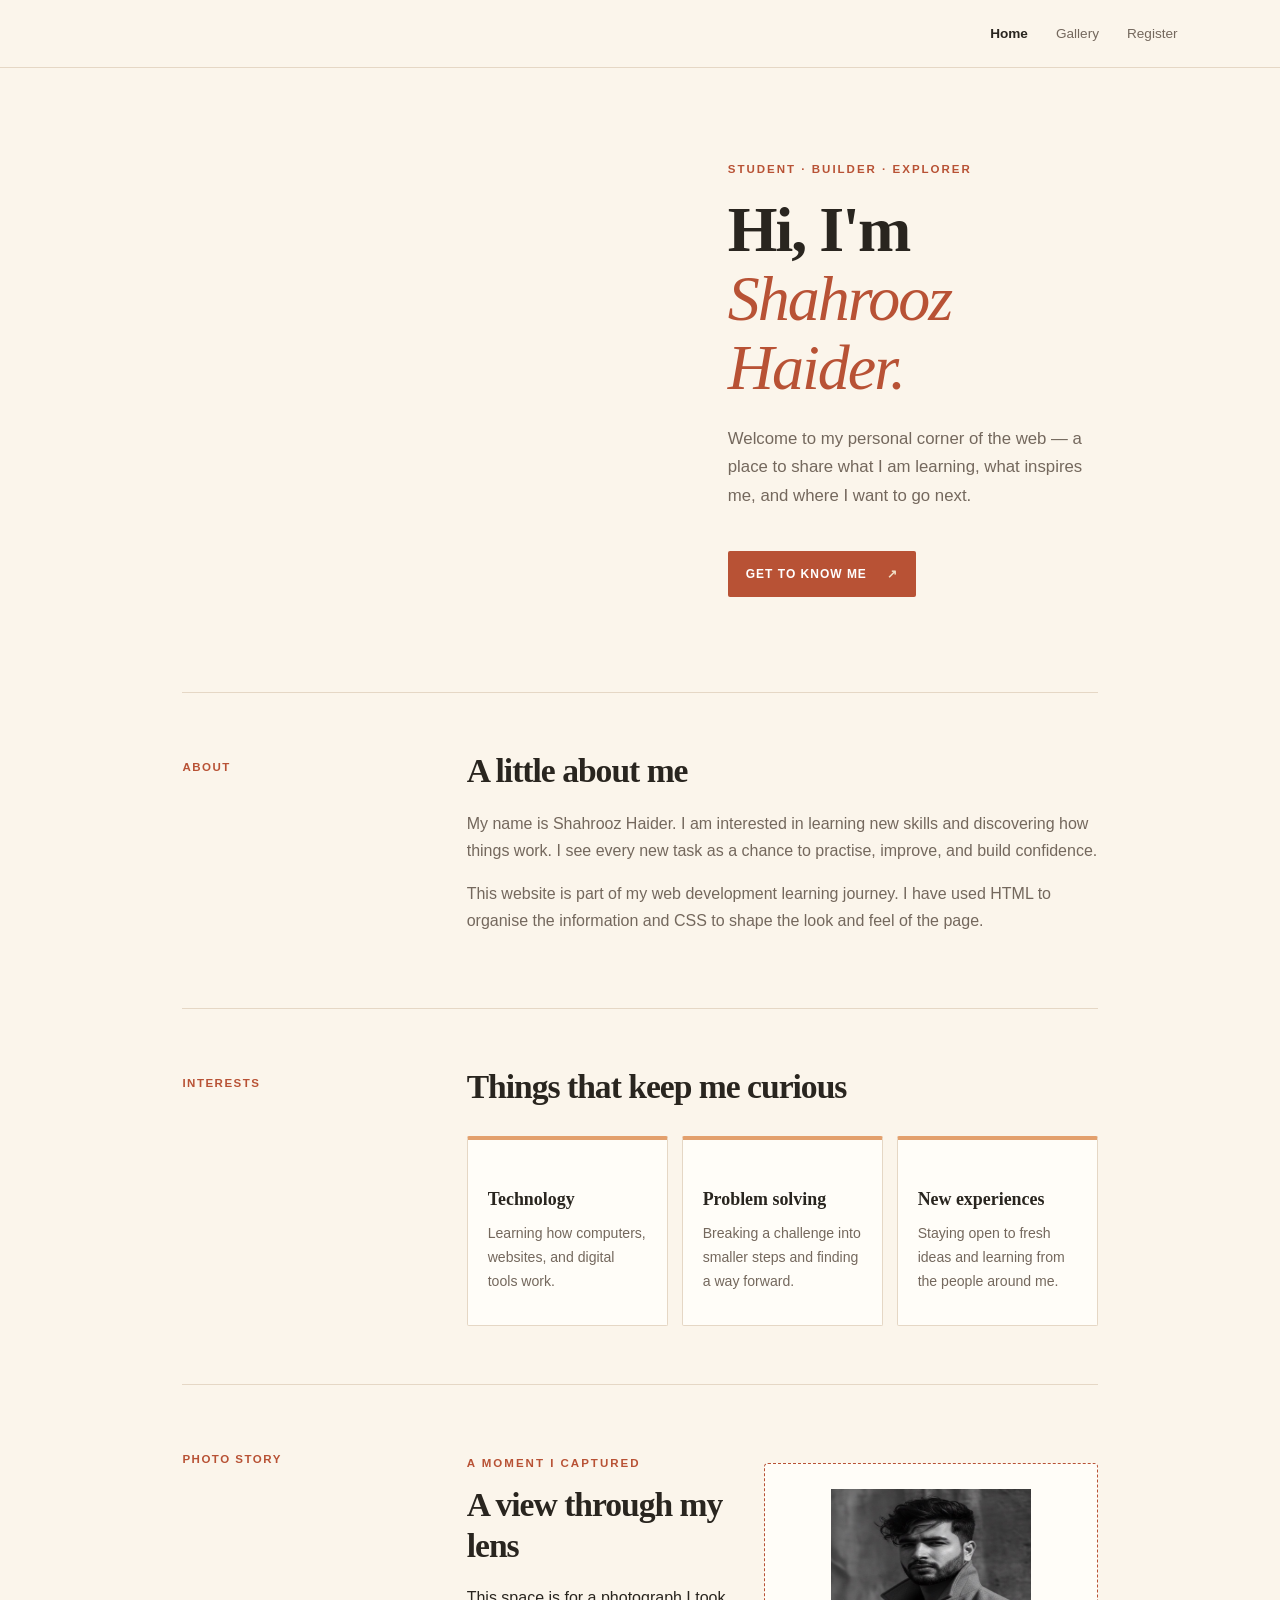
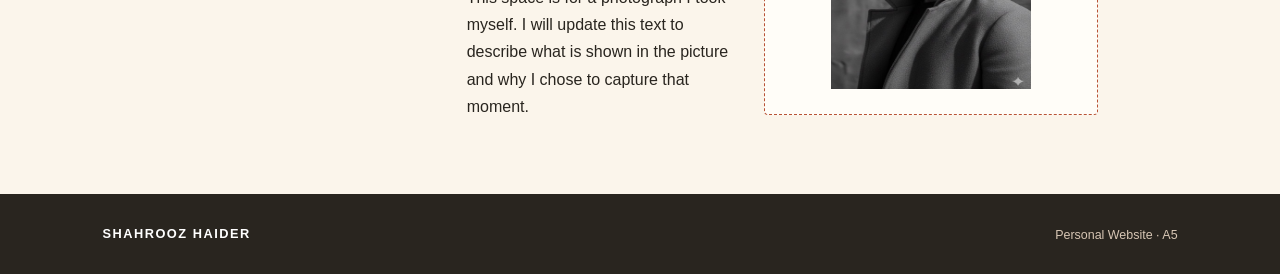
<file: index.html>
<!-- Created by Shahrooz Haider -->
<!-- Modified by Shahrooz Haider -->
<!DOCTYPE html>
<html lang="en">
<head>
  <meta charset="UTF-8">
  <meta name="viewport" content="width=device-width, initial-scale=1.0">
  <title>Shahrooz Haider | Personal Website</title>
  <link rel="stylesheet" href="style.css">
</head>
<body>
  <header class="site-header" id="top">
    <a class="logo" href="index.html" aria-label="Shahrooz Haider home"><span></span></a>
    <nav aria-label="Main navigation">
      <a href="index.html" aria-current="page">Home</a>
      <a href="gallery.html">Gallery</a>
      <a href="register.html">Register</a>
    </nav>
  </header>

  <main>
    <section class="hero">
      <div class="hero-content">
       
      </div>
      <div class="hero-content">
     <p class="kicker">STUDENT · BUILDER · EXPLORER</p>
        <h1>Hi, I'm<br><span>Shahrooz Haider.</span></h1>
        <p class="lead">Welcome to my personal corner of the web — a place to share what I am learning, what inspires me, and where I want to go next.</p>
        <a class="button-link" href="#about">GET TO KNOW ME <span aria-hidden="true">↗</span></a>
      </div>
    </section>

    <section class="section" id="about">
      <p class="section-index">ABOUT</p>
      <div class="section-body">
        <h2>A little about me</h2>
        <p>My name is Shahrooz Haider. I am interested in learning new skills and discovering how things work. I see every new task as a chance to practise, improve, and build confidence.</p>
        <p>This website is part of my web development learning journey. I have used HTML to organise the information and CSS to shape the look and feel of the page.</p>
      </div>
    </section>

    <section class="section" id="interests">
      <p class="section-index"> INTERESTS</p>
      <div class="section-body">
        <h2>Things that keep me curious</h2>
        <div class="cards">
          <article class="interest-card"><span class="card-number"></span><h3>Technology</h3><p>Learning how computers, websites, and digital tools work.</p></article>
          <article class="interest-card"><span class="card-number"></span><h3>Problem solving</h3><p>Breaking a challenge into smaller steps and finding a way forward.</p></article>
          <article class="interest-card"><span class="card-number"></span><h3>New experiences</h3><p>Staying open to fresh ideas and learning from the people around me.</p></article>
        </div>
      </div>
    </section>

    <section class="section photo-section" id="photo">
      <p class="section-index">PHOTO STORY</p>
      <div class="section-body photo-grid">
        <div>
          <p class="kicker">A MOMENT I CAPTURED</p>
          <h2>A view through my lens</h2>
          <p>This space is for a photograph I took myself. I will update this text to describe what is shown in the picture and why I chose to capture that moment.</p>
        </div>
        <div class="photo-placeholder">
          <img src="images/Shahrooz.jpeg" alt="SHAHROOZ" width="200" height="200">
        </div>
      
      </div>
    </section>
  </main>

  <footer>
  <strong>SHAHROOZ HAIDER</strong>  <p>Personal Website · A5</p>
  
  </footer>
</body>
</html>
</file>
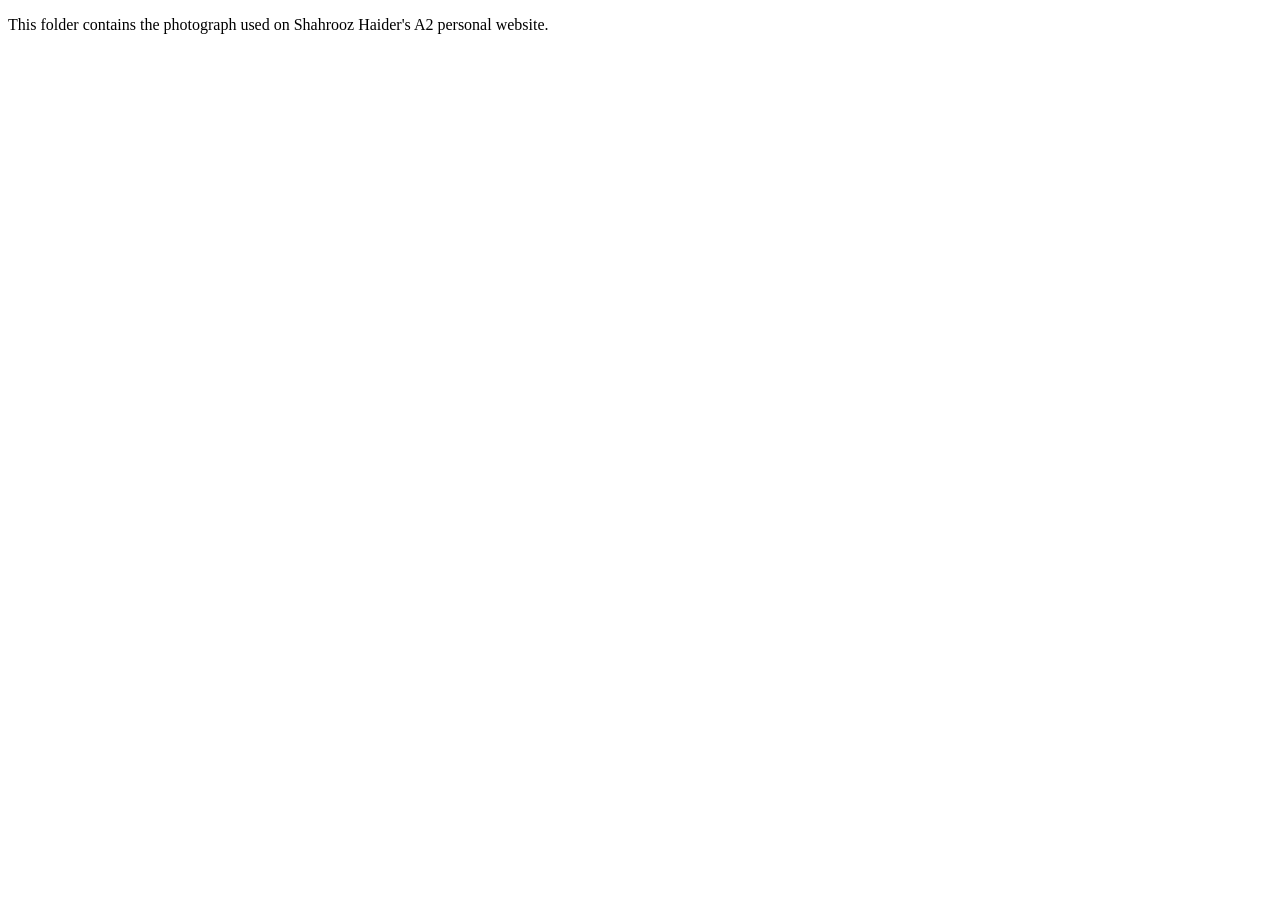
<file: images/index.html>
<!-- Created by Shahrooz Haider -->
<!DOCTYPE html>
<html lang="en">
<head>
  <meta charset="UTF-8">
  <meta name="viewport" content="width=device-width, initial-scale=1.0">
  <title>Images Folder</title>
</head>
<body>
  <p>This folder contains the photograph used on Shahrooz Haider's A2 personal website.</p>
</body>
</html>
</file>
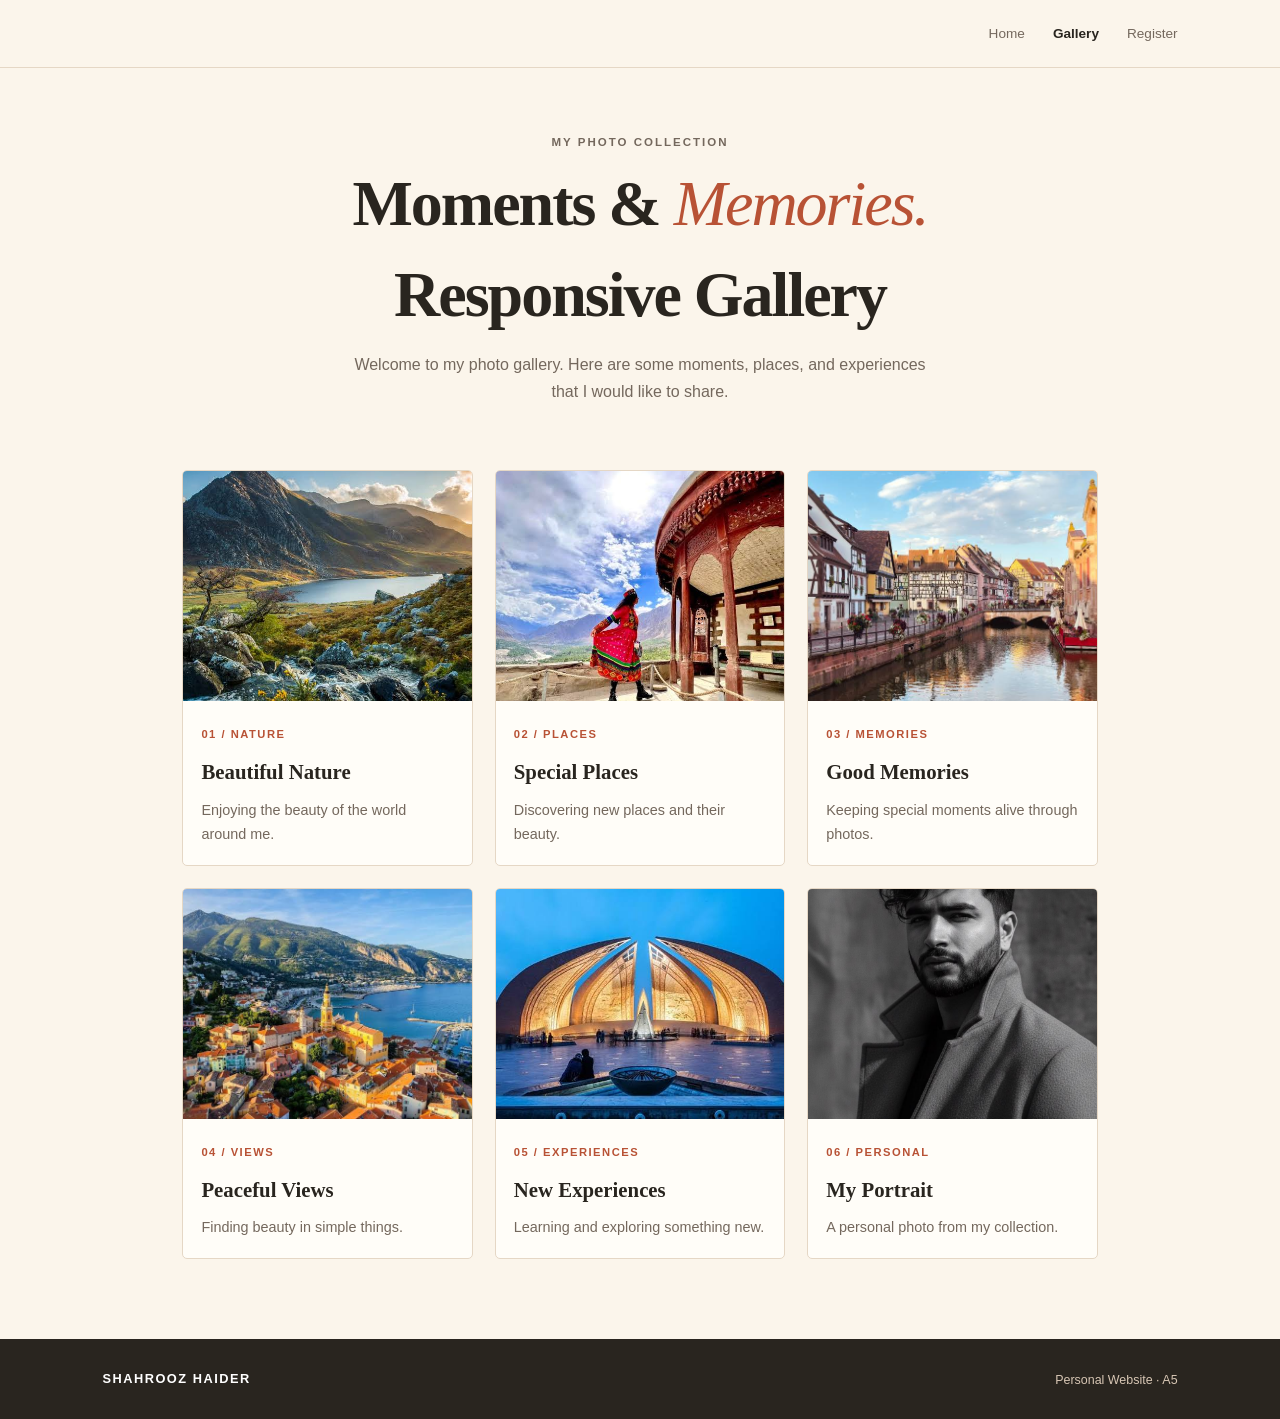
<file: gallery.html>
<!-- Created by Shahrooz Haider -->
<!-- Modified by Shahrooz Haider -->
<!DOCTYPE html>
<html lang="en">
<head>
  <meta charset="UTF-8">
  <meta name="viewport" content="width=device-width, initial-scale=1.0">

  <title>Shahrooz Haider | Photo Gallery</title>

  <link rel="stylesheet" href="style.css">

  <style>
    .gallery-hero {
      padding: 65px 0 40px;
      text-align: center;
    }

    .gallery-hero h1 {
      font-size: clamp(2.5rem, 5vw, 4rem);
    }

    .gallery-hero p {
      max-width: 600px;
      margin: 0 auto;
      color: var(--text-light);
    }

    .gallery-grid {
      display: grid;
      grid-template-columns: repeat(3, minmax(0, 1fr));
      gap: 22px;
      padding: 25px 0 80px;
    }

    .gallery-card {
      overflow: hidden;
      background: var(--card-color);
      border: 1px solid var(--border-color);
      border-radius: 5px;
      transition: transform 0.3s ease,
                  box-shadow 0.3s ease;
    }

    .gallery-card:hover {
      transform: translateY(-5px);
      box-shadow: 0 10px 25px rgba(41, 37, 31, 0.10);
    }

    .gallery-card img {
      display: block;
      width: 100%;
      height: 230px;
      object-fit: cover;
    }

    .gallery-info {
      padding: 18px;
    }

    .gallery-info span {
      color: var(--main-color);
      font-size: 0.7rem;
      font-weight: bold;
      letter-spacing: 1.5px;
    }

    .gallery-info h2 {
      margin: 8px 0;
      font-family: Georgia, serif;
      font-size: 1.3rem;
    }

    .gallery-info p {
      margin: 0;
      color: var(--text-light);
      font-size: 0.9rem;
    }

    @media (max-width: 760px) {
      .gallery-grid {
        grid-template-columns: repeat(2, minmax(0, 1fr));
        gap: 14px;
      }

      .gallery-card img {
        height: 180px;
      }
    }

    @media (max-width: 480px) {
      .gallery-grid {
        grid-template-columns: 1fr;
      }

      .gallery-card img {
        height: 240px;
      }
    }
  </style>
</head>

<body>

  <header class="site-header" id="top">
    <a class="logo" href="index.html"
       aria-label="Shahrooz Haider home">
      <span></span>
    </a>

    <nav aria-label="Main navigation">
      <a href="index.html">Home</a>
      <a href="gallery.html" aria-current="page">Gallery</a>
      <a href="register.html">Register</a>
    </nav>
  </header>

  <main>

    <section class="gallery-hero">
      <p class="kicker">MY PHOTO COLLECTION</p>

      <h1>Moments &amp; <span>Memories.</span></h1>
         <h1>Responsive Gallery </h1>

      <p>
        Welcome to my photo gallery. Here are some moments,
        places, and experiences that I would like to share.
      </p>
    </section>

    <section class="gallery-grid" aria-label="Photo gallery">

      <article class="gallery-card">
        <img src="images/1.jpg"
             alt="A beautiful outdoor scene">
        <div class="gallery-info">
          <span>01 / NATURE</span>
          <h2>Beautiful Nature</h2>
          <p>Enjoying the beauty of the world around me.</p>
        </div>
      </article>

      <article class="gallery-card">
        <img src="images/2.jpg"
             alt="A memorable place">
        <div class="gallery-info">
          <span>02 / PLACES</span>
          <h2>Special Places</h2>
          <p>Discovering new places and their beauty.</p>
        </div>
      </article>

      <article class="gallery-card">
        <img src="images/3.jpg"
             alt="A memorable day">
        <div class="gallery-info">
          <span>03 / MEMORIES</span>
          <h2>Good Memories</h2>
          <p>Keeping special moments alive through photos.</p>
        </div>
      </article>

      <article class="gallery-card">
        <img src="images/4.jpg"
             alt="A peaceful view">
        <div class="gallery-info">
          <span>04 / VIEWS</span>
          <h2>Peaceful Views</h2>
          <p>Finding beauty in simple things.</p>
        </div>
      </article>

      <article class="gallery-card">
        <img src="images/5.jpg"
             alt="An interesting experience">
        <div class="gallery-info">
          <span>05 / EXPERIENCES</span>
          <h2>New Experiences</h2>
          <p>Learning and exploring something new.</p>
        </div>
      </article>

      <article class="gallery-card">
        <img src="images/Shahrooz.jpeg"
             alt="Shahrooz Haider">
        <div class="gallery-info">
          <span>06 / PERSONAL</span>
          <h2>My Portrait</h2>
          <p>A personal photo from my collection.</p>
        </div>
      </article>

    </section>

  </main>

  <footer>
    <strong>SHAHROOZ HAIDER</strong>
    <p>Personal Website · A5</p>
  </footer>

</body>
</html>
</file>
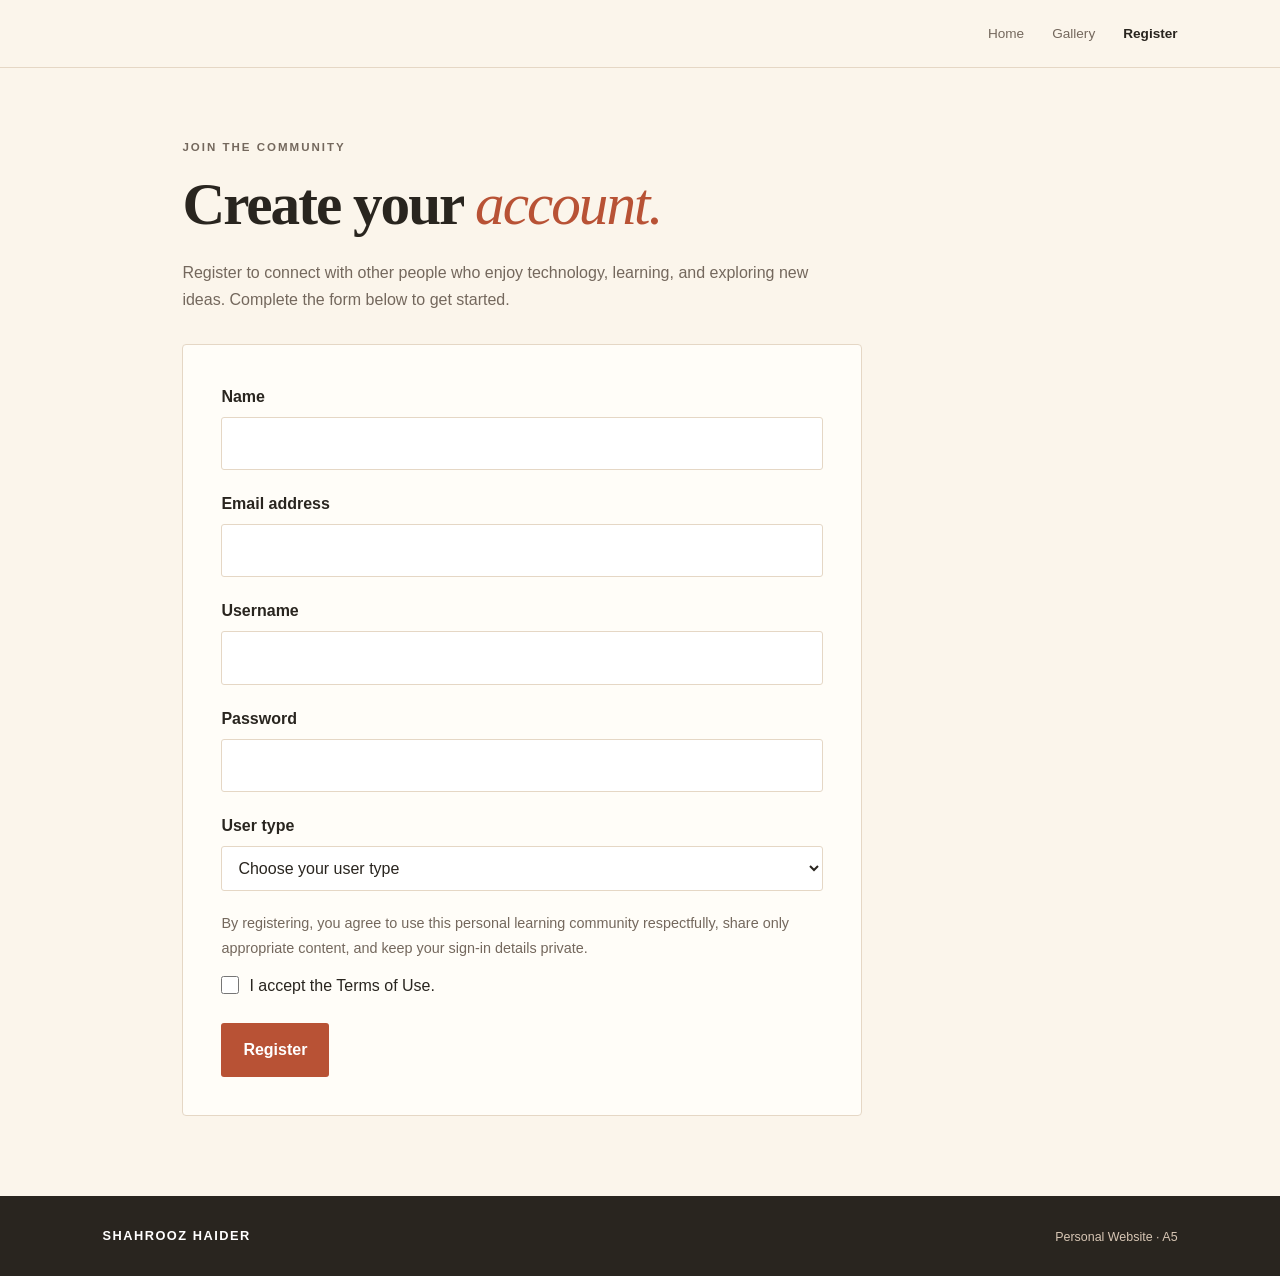
<file: register.html>
<!-- Created by Shahrooz Haider -->
<!-- Modified by Shahrooz Haider -->
<!DOCTYPE html>
<html lang="en">
<head>
  <meta charset="UTF-8">
  <meta name="viewport" content="width=device-width, initial-scale=1.0">
  <title>Register | Shahrooz Haider</title>
  <link rel="stylesheet" href="style.css">
</head>
<body>
  <header class="site-header" id="top">
    <a class="logo" href="index.html" aria-label="Shahrooz Haider home"><span></span></a>
    <nav aria-label="Main navigation">
      <a href="index.html">Home</a>
      <a href="gallery.html">Gallery</a>
      <a href="register.html" aria-current="page">Register</a>
    </nav>
  </header>

  <main class="register-page">
    <section class="register-intro">
      <p class="kicker">JOIN THE COMMUNITY</p>
      <h1>Create your <span>account.</span></h1>
      <p>Register to connect with other people who enjoy technology, learning, and exploring new ideas. Complete the form below to get started.</p>
    </section>

    <form class="registration-form" action="https://httpbin.org/post" method="post">
      <div class="form-field">
        <label for="name">Name</label>
        <input id="name" name="name" type="text" autocomplete="name" required>
      </div>

      <div class="form-field">
        <label for="email">Email address</label>
        <input id="email" name="email" type="email" autocomplete="email" required>
      </div>

      <div class="form-field">
        <label for="username">Username</label>
        <input id="username" name="username" type="text" minlength="3" autocomplete="username" required>
      </div>

      <div class="form-field">
        <label for="password">Password</label>
        <input id="password" name="password" type="password" minlength="8" autocomplete="new-password" required>
      </div>

      <div class="form-field">
        <label for="user-type">User type</label>
        <select id="user-type" name="user_type" required>
          <option value="" selected disabled>Choose your user type</option>
          <option value="learner">Fellow learner</option>
          <option value="technology-enthusiast">Technology enthusiast</option>
          <option value="collaborator">Collaborator or mentor</option>
        </select>
      </div>

      <div class="terms-field">
        <p class="terms-copy">By registering, you agree to use this personal learning community respectfully, share only appropriate content, and keep your sign-in details private.</p>
        <label for="terms">
          <input id="terms" name="terms" type="checkbox" value="accepted" required>
          <span>I accept the Terms of Use.</span>
        </label>
      </div>

      <button class="register-button" type="submit">Register</button>
    </form>
  </main>

  <footer>
    <strong>SHAHROOZ HAIDER</strong>
    <p>Personal Website · A5</p>
  </footer>
</body>
</html>
</file>
<file: style.css>
:root {
  --text-color: #29251f;
  --text-light: #74685d;
  --main-color: #b85235;
  --light-orange: #e3a06d;
  --sand-color: #f1dfc6;
  --background-color: #fbf5eb;
  --card-color: #fffdf8;
  --border-color: #e5d7c5;
}

* {
  box-sizing: border-box;
}

html {
  scroll-behavior: smooth;
}

body {
  margin: 0;
  background-color: var(--background-color);
  color: var(--text-color);
  font-family: Arial, Helvetica, sans-serif;
  line-height: 1.7;
}

.site-header {
  display: flex;
  justify-content: space-between;
  align-items: center;
  padding: 22px 8%;
  background-color: var(--background-color);
  border-bottom: 1px solid var(--border-color);
}

.logo {
  color: var(--text-color);
  font-family: Georgia, serif;
  font-size: 1.7rem;
  font-weight: bold;
  letter-spacing: -1px;
  text-decoration: none;
}

.logo span {
  color: var(--main-color);
}

nav {
  display: flex;
  gap: 28px;
}

nav a {
  color: var(--text-light);
  font-size: 0.85rem;
  text-decoration: none;
}

nav a[aria-current="page"] {
  color: var(--text-color);
  font-weight: bold;
}

nav a:hover,
footer a:hover {
  color: var(--main-color);
}

main {
  max-width: 1120px;
  margin: 0 auto;
  padding: 0 8%;
}

.hero {
  display: grid;
  grid-template-columns: 1.15fr 0.85fr;
  gap: 45px;
  align-items: center;
  padding: 80px 0 95px;
}

.kicker {
  color: var(--main-color);
  font-size: 0.72rem;
  font-weight: bold;
  letter-spacing: 2px;
}

h1 {
  margin: 16px 0 22px;
  font-family: Georgia, serif;
  font-size: clamp(2.7rem, 5vw, 4.5rem);
  line-height: 1.08;
  letter-spacing: -2px;
}

h1 span {
  color: var(--main-color);
  font-style: italic;
  font-weight: normal;
}

.lead {
  max-width: 530px;
  color: var(--text-light);
  font-size: 1.05rem;
}

.button-link {
  display: inline-block;
  margin-top: 24px;
  padding: 13px 18px;
  background-color: var(--main-color);
  color: white;
  border-radius: 2px;
  font-size: 0.75rem;
  font-weight: bold;
  letter-spacing: 1px;
  text-decoration: none;
}

.button-link span {
  margin-left: 16px;
  color: var(--sand-color);
}

.hero-art {
  position: relative;
  min-height: 340px;
  overflow: hidden;
  background-color: var(--sand-color);
  border-radius: 4px 45% 4px 4px;
}

.orbit {
  position: absolute;
  width: 260px;
  height: 260px;
  border: 1px solid rgba(41, 37, 31, 0.3);
  border-radius: 50%;
}

.orbit-one {
  top: 35px;
  left: 15%;
}

.orbit-two {
  top: 72px;
  left: 24%;
  width: 190px;
  height: 190px;
  border-color: rgba(41, 37, 31, 0.2);
}

.planet {
  position: absolute;
  top: 85px;
  left: 32%;
  width: 145px;
  height: 145px;
  border-radius: 50%;
  background: linear-gradient(
    140deg,
    var(--main-color),
    var(--light-orange)
  );
  box-shadow: 16px 18px 0 rgba(41, 37, 31, 0.08);
}

.star {
  position: absolute;
  color: var(--text-color);
}

.star-one {
  top: 40px;
  right: 15%;
  font-size: 2rem;
}

.star-two {
  bottom: 55px;
  left: 16%;
  color: var(--main-color);
  font-size: 2.4rem;
}

.art-label {
  position: absolute;
  right: 10%;
  bottom: 36px;
  color: var(--text-color);
  font-size: 0.8rem;
  font-weight: bold;
  letter-spacing: 2px;
  line-height: 1.4;
}

.section {
  display: grid;
  grid-template-columns: 0.55fr 1.45fr;
  gap: 45px;
  padding: 58px 0;
  border-top: 1px solid var(--border-color);
}

.section-index {
  margin: 7px 0 0;
  color: var(--main-color);
  font-size: 0.72rem;
  font-weight: bold;
  letter-spacing: 1.5px;
}

.section-body h2 {
  margin: 0 0 18px;
  font-family: Georgia, serif;
  font-size: 2.1rem;
  line-height: 1.2;
  letter-spacing: -1px;
}

.section-body > p {
  color: var(--text-light);
}

.cards {
  display: grid;
  grid-template-columns: repeat(3, 1fr);
  gap: 14px;
  margin-top: 28px;
}

.interest-card {
  min-height: 190px;
  padding: 20px;
  background-color: var(--card-color);
  border: 1px solid var(--border-color);
  border-top: 4px solid var(--light-orange);
  border-radius: 2px;
}

.card-number {
  color: var(--main-color);
  font-size: 0.75rem;
  font-weight: bold;
}

.interest-card h3 {
  margin: 24px 0 8px;
  font-family: Georgia, serif;
  font-size: 1.12rem;
}

.interest-card p {
  margin: 0;
  color: var(--text-light);
  font-size: 0.88rem;
}

.photo-grid {
  display: grid;
  grid-template-columns: 0.9fr 1.1fr;
  gap: 25px;
  align-items: center;
}

.photo-placeholder {
  display: flex;
  min-height: 235px;
  flex-direction: column;
  justify-content: center;
  align-items: center;
  padding: 25px;
  background-color: var(--card-color);
  border: 1px dashed var(--main-color);
  border-radius: 4px;
  text-align: center;
}

.camera-icon {
  color: var(--main-color);
  font-size: 2.7rem;
}

.photo-placeholder p {
  color: var(--text-light);
  font-size: 0.8rem;
}

code {
  padding: 3px 5px;
  background-color: var(--sand-color);
  border-radius: 2px;
}

.register-page {
  padding-top: 58px;
  padding-bottom: 80px;
}

.register-intro {
  max-width: 650px;
  margin-bottom: 30px;
}

.register-intro h1 {
  font-size: clamp(2.4rem, 5vw, 3.7rem);
}

.register-intro p {
  color: var(--text-light);
}

.registration-form {
  max-width: 680px;
  padding: clamp(20px, 5vw, 38px);
  background-color: var(--card-color);
  border: 1px solid var(--border-color);
  border-radius: 4px;
}

.form-field {
  min-width: 0;
  margin-bottom: 20px;
}

.form-field label,
.terms-field label {
  display: block;
  margin-bottom: 7px;
  font-weight: bold;
}

.form-field input,
.form-field select {
  display: block;
  width: 100%;
  min-width: 0;
  padding: 12px;
  border: 1px solid var(--border-color);
  border-radius: 3px;
  background-color: white;
  color: var(--text-color);
  font: inherit;
}

.form-field input:focus,
.form-field select:focus,
.terms-field input:focus-visible,
.register-button:focus-visible {
  outline: 3px solid var(--light-orange);
  outline-offset: 2px;
}

.terms-field {
  margin: 4px 0 24px;
}

.terms-field label {
  display: flex;
  align-items: flex-start;
  gap: 10px;
  font-weight: normal;
}

.terms-field input {
  flex: 0 0 auto;
  width: 18px;
  height: 18px;
  margin: 4px 0 0;
  accent-color: var(--main-color);
}

.terms-copy {
  margin: 0 0 12px;
  color: var(--text-light);
  font-size: 0.9rem;
}

.register-button {
  padding: 13px 22px;
  border: 0;
  border-radius: 3px;
  background-color: var(--main-color);
  color: white;
  font: inherit;
  font-weight: bold;
  cursor: pointer;
}

.register-button:hover {
  background-color: #963f28;
}

.personal-photo {
  display: block;
  width: 100%;
  max-height: 430px;
  object-fit: cover;
  border-radius: 4px;
}

footer {
  display: flex;
  align-items: center;
  justify-content: space-between;
  gap: 20px;
  padding: 28px 8%;
  background-color: var(--text-color);
  color: white;
}

footer strong {
  font-size: 0.8rem;
  letter-spacing: 1.5px;
}

footer p {
  margin: 3px 0 0;
  color: #d7c6b4;
  font-size: 0.78rem;
}

footer a {
  color: var(--light-orange);
  font-size: 0.75rem;
  font-weight: bold;
  text-decoration: none;
}

@media (max-width: 760px) {
  .site-header {
    align-items: flex-start;
    flex-direction: column;
    gap: 14px;
  }

  nav {
    flex-wrap: wrap;
    gap: 18px;
  }

  .hero,
  .section,
  .photo-grid {
    grid-template-columns: 1fr;
    gap: 24px;
  }

  .hero {
    padding: 50px 0 65px;
  }

  .hero-art {
    min-height: 270px;
  }

  .cards {
    grid-template-columns: 1fr;
  }

  .interest-card {
    min-height: auto;
  }

  .interest-card h3 {
    margin-top: 12px;
  }

  footer {
    align-items: flex-start;
    flex-direction: column;
  }
}
</file>
